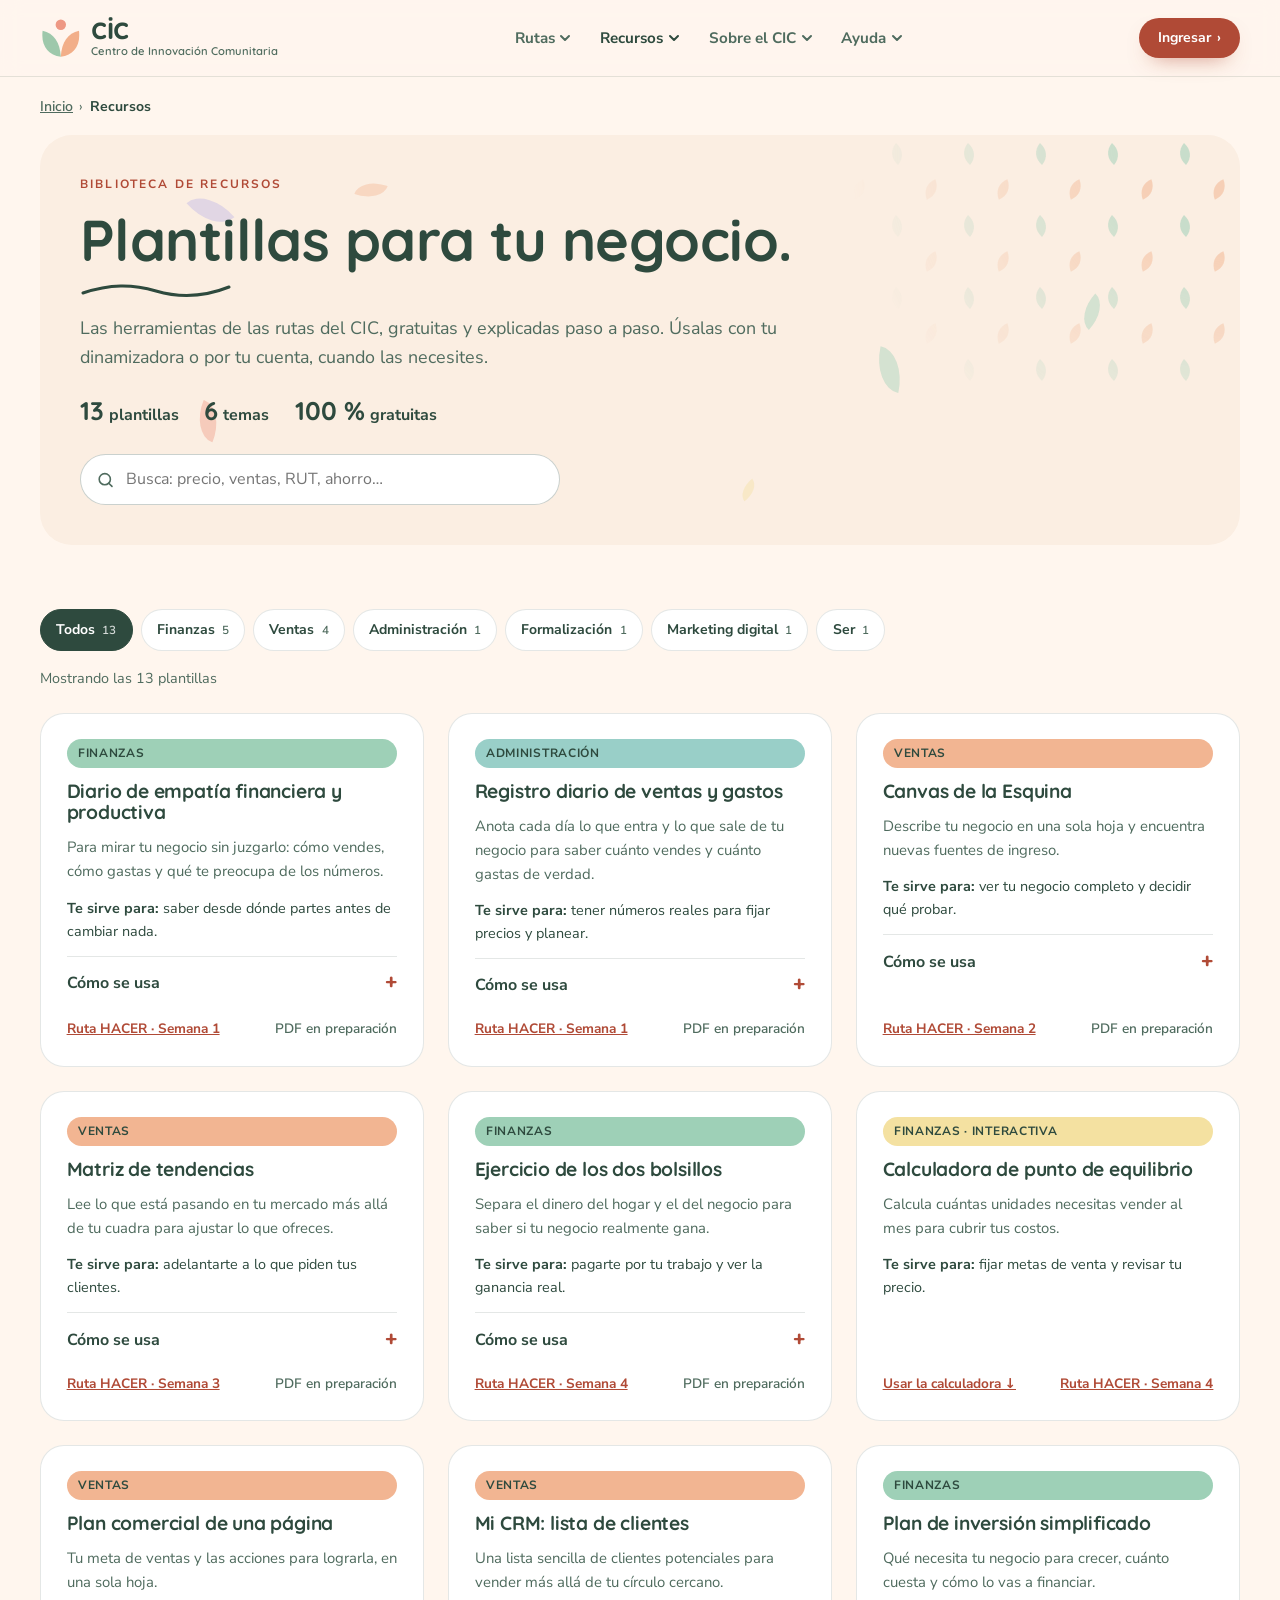
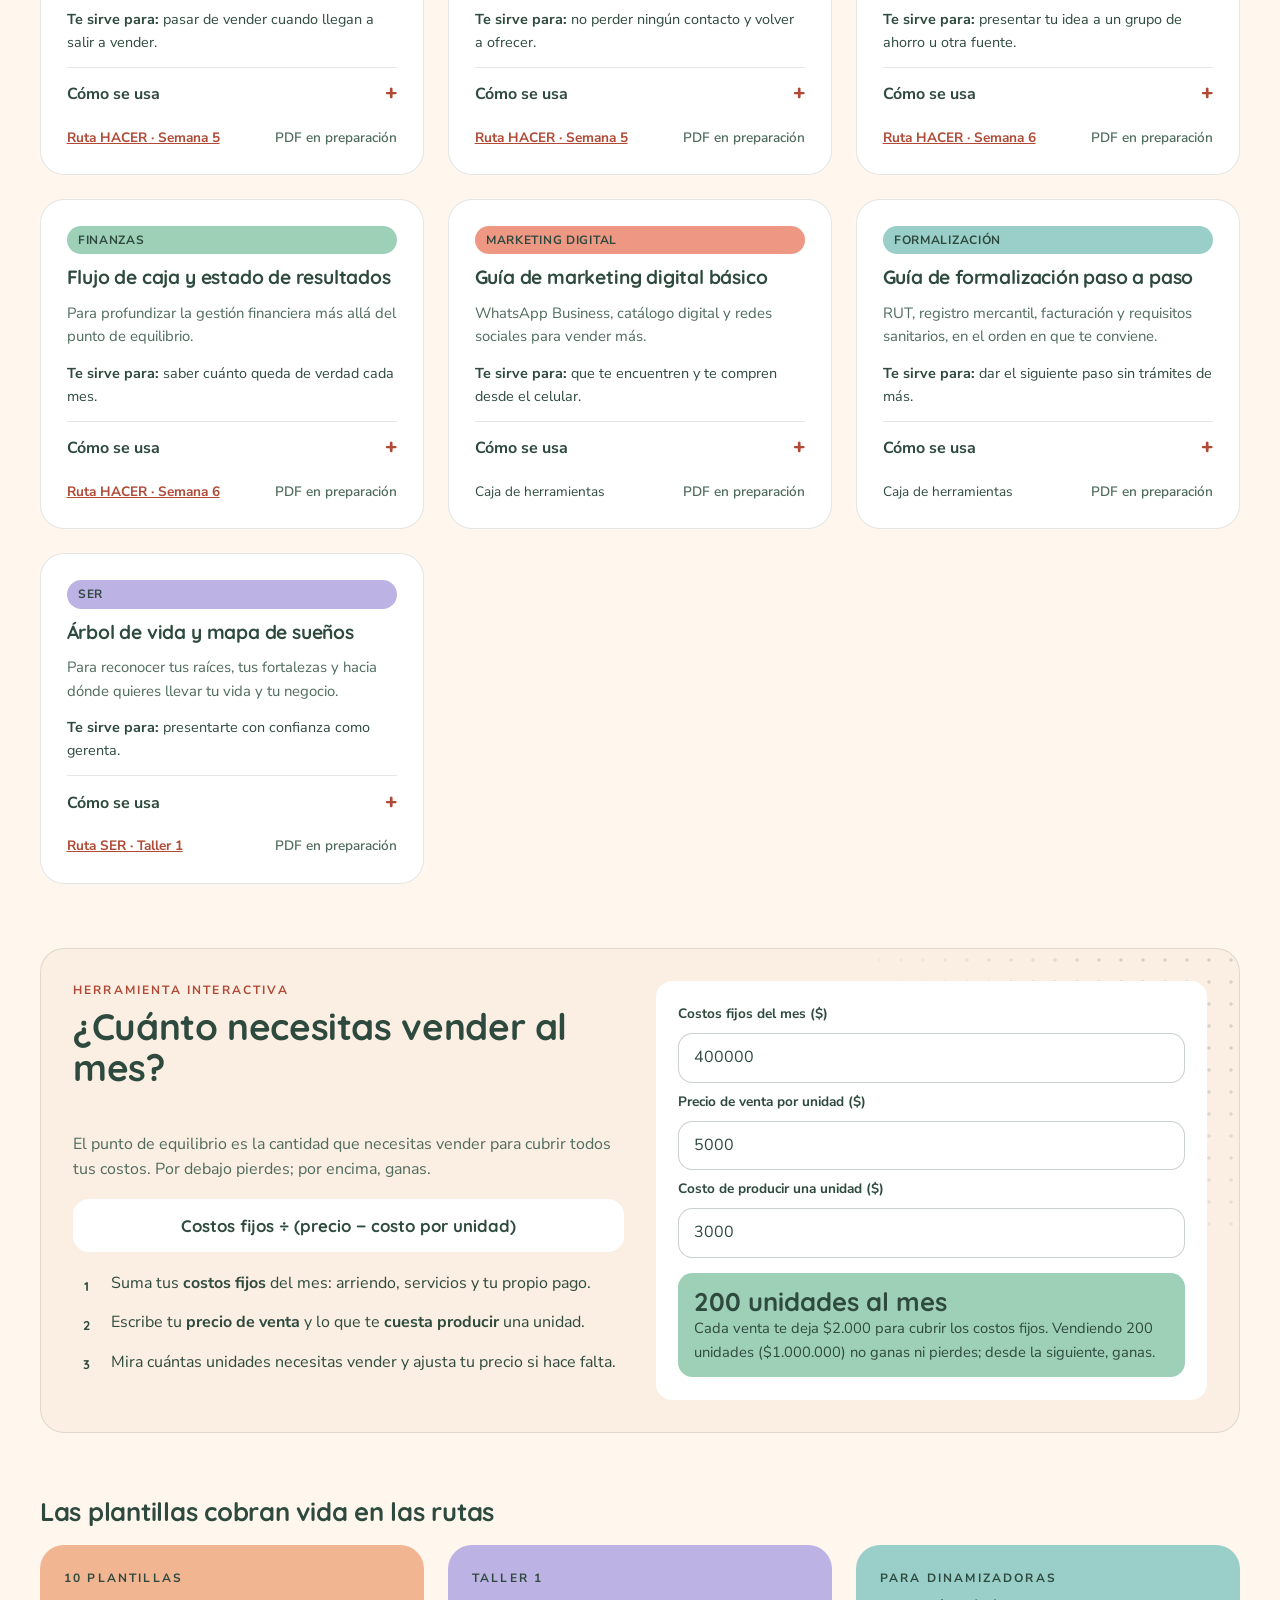
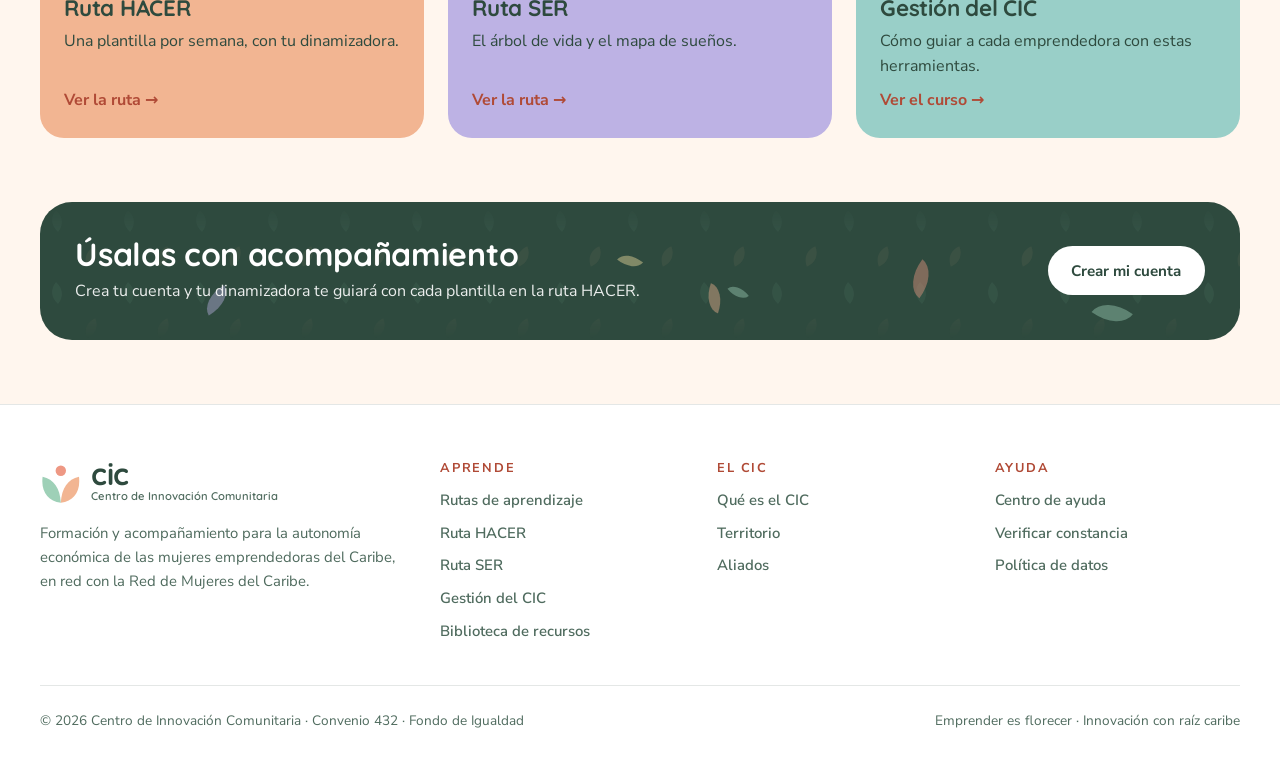
<file: recursos/index.html>
<!DOCTYPE html>
<html lang="es-CO">
<head>
    <meta charset="UTF-8">
    <meta name="viewport" content="width=device-width, initial-scale=1">
    <title>Plantillas gratuitas para tu negocio · Biblioteca del CIC</title>
    <meta name="description" content="13 plantillas gratuitas para emprendedoras: registro diario, punto de equilibrio, precio, plan comercial, flujo de caja, formalización y marketing digital.">
    <link rel="canonical" href="https://centrodeinnovacioncomunitaria-hub.github.io/landing/recursos/">
    <meta name="theme-color" content="#2E4A3E">
    <meta property="og:type" content="website">
    <meta property="og:locale" content="es_CO">
    <meta property="og:site_name" content="Centro de Innovación Comunitaria (CIC)">
    <meta property="og:title" content="Biblioteca de recursos · Centro de Innovación Comunitaria">
    <meta property="og:description" content="Plantillas gratuitas y explicadas paso a paso para ordenar y hacer crecer tu negocio.">
    <meta property="og:url" content="https://centrodeinnovacioncomunitaria-hub.github.io/landing/recursos/">
    <link rel="icon" type="image/svg+xml" href="data:image/svg+xml,%3Csvg xmlns='http://www.w3.org/2000/svg' viewBox='12 12 96 96'%3E%3Cpath d='M60,104 C30,100 14,78 18,44 C44,50 58,70 60,104 Z' fill='%239ED0B7'/%3E%3Cpath d='M60,104 C90,100 106,78 102,44 C76,50 62,70 60,104 Z' fill='%23F2B592'/%3E%3Ccircle cx='60' cy='30' r='12' fill='%23EE9884'/%3E%3C/svg%3E">
    <link rel="preconnect" href="https://fonts.googleapis.com">
    <link rel="preconnect" href="https://fonts.gstatic.com" crossorigin>
    <link href="https://fonts.googleapis.com/css2?family=Nunito+Sans:opsz,wght@6..12,400;6..12,600;6..12,700&family=Quicksand:wght@600;700&display=swap" rel="stylesheet">
    <link rel="stylesheet" href="../assets/cic.css">
    <script type="application/ld+json">
    {
      "@context": "https://schema.org",
      "@graph": [
        {
          "@type": "CollectionPage",
          "name": "Biblioteca de recursos del CIC",
          "description": "Plantillas gratuitas para emprendedoras del Caribe colombiano.",
          "url": "https://centrodeinnovacioncomunitaria-hub.github.io/landing/recursos/",
          "inLanguage": "es-CO",
          "isPartOf": { "@type": "WebSite", "name": "Centro de Innovación Comunitaria (CIC)", "url": "https://centrodeinnovacioncomunitaria-hub.github.io/landing/" },
          "hasPart": [
            { "@type": "LearningResource", "name": "Diario de empatía financiera y productiva", "learningResourceType": "Plantilla", "isAccessibleForFree": true },
            { "@type": "LearningResource", "name": "Registro diario de ventas y gastos", "learningResourceType": "Plantilla", "isAccessibleForFree": true },
            { "@type": "LearningResource", "name": "Canvas de la Esquina", "learningResourceType": "Plantilla", "isAccessibleForFree": true },
            { "@type": "LearningResource", "name": "Matriz de tendencias", "learningResourceType": "Plantilla", "isAccessibleForFree": true },
            { "@type": "LearningResource", "name": "Ejercicio de los dos bolsillos", "learningResourceType": "Plantilla", "isAccessibleForFree": true },
            { "@type": "LearningResource", "name": "Calculadora de punto de equilibrio", "learningResourceType": "Herramienta interactiva", "isAccessibleForFree": true },
            { "@type": "LearningResource", "name": "Plan comercial de una página", "learningResourceType": "Plantilla", "isAccessibleForFree": true },
            { "@type": "LearningResource", "name": "Mi CRM: lista de clientes", "learningResourceType": "Plantilla", "isAccessibleForFree": true },
            { "@type": "LearningResource", "name": "Plan de inversión simplificado", "learningResourceType": "Plantilla", "isAccessibleForFree": true },
            { "@type": "LearningResource", "name": "Flujo de caja y estado de resultados", "learningResourceType": "Plantilla", "isAccessibleForFree": true },
            { "@type": "LearningResource", "name": "Guía de marketing digital básico", "learningResourceType": "Guía", "isAccessibleForFree": true },
            { "@type": "LearningResource", "name": "Guía de formalización paso a paso", "learningResourceType": "Guía", "isAccessibleForFree": true },
            { "@type": "LearningResource", "name": "Árbol de vida y mapa de sueños", "learningResourceType": "Plantilla", "isAccessibleForFree": true }
          ]
        },
        {
          "@type": "BreadcrumbList",
          "itemListElement": [
            { "@type": "ListItem", "position": 1, "name": "Inicio", "item": "https://centrodeinnovacioncomunitaria-hub.github.io/landing/" },
            { "@type": "ListItem", "position": 2, "name": "Recursos" }
          ]
        }
      ]
    }
    </script>
    <script>document.documentElement.classList.add('js');</script>
</head>
<body>
    <svg width="0" height="0" style="position:absolute" aria-hidden="true" focusable="false">
        <symbol id="isotipo" viewBox="12 12 96 96"><path d="M60,104 C30,100 14,78 18,44 C44,50 58,70 60,104 Z" fill="#9ED0B7" style="mix-blend-mode:multiply"/><path d="M60,104 C90,100 106,78 102,44 C76,50 62,70 60,104 Z" fill="#F2B592" style="mix-blend-mode:multiply"/><circle cx="60" cy="30" r="12" fill="#EE9884"/></symbol>
        <symbol id="trazo" viewBox="0 0 152 16"><path d="M3 11 C 30 2, 52 2, 76 9 S 124 15, 149 5" fill="none" stroke="currentColor" stroke-width="3" stroke-linecap="round"/></symbol>
        <symbol id="flecha" viewBox="0 0 12 12"><path d="M2 4l4 4 4-4" fill="none" stroke="currentColor" stroke-width="2" stroke-linecap="round" stroke-linejoin="round"/></symbol>
        <symbol id="lupa" viewBox="0 0 24 24"><circle cx="11" cy="11" r="7" fill="none" stroke="currentColor" stroke-width="2"/><path d="M20 20l-4-4" stroke="currentColor" stroke-width="2" stroke-linecap="round"/></symbol>
    </svg>

    <a class="saltar" href="#contenido">Saltar al contenido</a>

    <header class="cabecera">
        <div class="contenedor">
            <a href="../" class="logo" aria-label="CIC · Centro de Innovación Comunitaria, inicio">
                <svg aria-hidden="true"><use href="#isotipo"/></svg>
                <span><span class="logo-palabra">cic</span><span class="logo-sub">Centro de Innovación Comunitaria</span></span>
            </a>
            <nav id="nav-publica" class="nav" aria-label="Principal">
                <div class="submenu">
                    <button type="button" class="submenu-btn" aria-expanded="false" aria-controls="sub-rutas">Rutas <svg aria-hidden="true"><use href="#flecha"/></svg></button>
                    <ul id="sub-rutas" class="submenu-lista" hidden>
                        <li><a href="../rutas/hacer/"><span class="punto bg-durazno"></span><span><b>Ruta HACER</b><small>Emprendedoras · 12 horas</small></span></a></li>
                        <li><a href="../rutas/ser/"><span class="punto bg-lavanda"></span><span><b>Ruta SER</b><small>Emprendedoras en grupo · 16 horas</small></span></a></li>
                        <li><a href="../rutas/gestion-cic/"><span class="punto bg-agua"></span><span><b>Gestión del CIC</b><small>Dinamizadoras y Secretaría · ≈ 2 horas</small></span></a></li>
                        <li><a class="todas" href="../#rutas">Ver todas las rutas</a></li>
                    </ul>
                </div>
                <div class="submenu">
                    <button type="button" class="submenu-btn actual" aria-expanded="false" aria-controls="sub-recursos">Recursos <svg aria-hidden="true"><use href="#flecha"/></svg></button>
                    <ul id="sub-recursos" class="submenu-lista" hidden>
                        <li><a href="./" aria-current="page"><span class="punto bg-mantequilla"></span><span><b>Biblioteca completa</b><small>13 plantillas gratuitas</small></span></a></li>
                        <li><a href="./#tema-finanzas"><span class="punto bg-menta"></span><span><b>Finanzas</b><small>Costos, precio y flujo de caja</small></span></a></li>
                        <li><a href="./#tema-ventas"><span class="punto bg-durazno"></span><span><b>Ventas</b><small>Clientes, tendencias y plan comercial</small></span></a></li>
                        <li><a href="./#punto-equilibrio"><span class="punto bg-coral"></span><span><b>Calculadora de punto de equilibrio</b><small>Cuánto necesitas vender al mes</small></span></a></li>
                    </ul>
                </div>
                <div class="submenu">
                    <button type="button" class="submenu-btn" aria-expanded="false" aria-controls="sub-cic">Sobre el CIC <svg aria-hidden="true"><use href="#flecha"/></svg></button>
                    <ul id="sub-cic" class="submenu-lista" hidden>
                        <li><a href="../#sobre-cic"><span class="punto bg-menta"></span><span><b>Qué es el CIC</b><small>Modelo, cascada y pilares</small></span></a></li>
                        <li><a href="../#territorio"><span class="punto bg-mantequilla"></span><span><b>Territorio</b><small>8 satélites · 13 municipios</small></span></a></li>
                        <li><a href="../#aliados"><span class="punto bg-coral"></span><span><b>Aliados</b><small>Quiénes hacen posible el CIC</small></span></a></li>
                    </ul>
                </div>
                <div class="submenu">
                    <button type="button" class="submenu-btn" aria-expanded="false" aria-controls="sub-ayuda">Ayuda <svg aria-hidden="true"><use href="#flecha"/></svg></button>
                    <ul id="sub-ayuda" class="submenu-lista" hidden>
                        <li><a href="../#ayuda"><span class="punto bg-agua"></span><span><b>Preguntas frecuentes</b><small>Ingreso, celular y constancias</small></span></a></li>
                        <li><a href="../#verificar"><span class="punto bg-menta"></span><span><b>Verificar constancia</b><small>Con el código de la constancia</small></span></a></li>
                        <li><a href="../#politica-datos"><span class="punto bg-lavanda"></span><span><b>Política de datos</b><small>Ley 1581 de 2012</small></span></a></li>
                    </ul>
                </div>
            </nav>
            <div class="acciones">
                <a class="btn btn-primario btn-pequeno" href="../#ingresar">Ingresar <span aria-hidden="true">›</span></a>
                <button type="button" id="menu-btn" class="menu-btn" aria-controls="nav-publica" aria-expanded="false" aria-label="Abrir menú">
                    <svg width="20" height="20" viewBox="0 0 20 20" aria-hidden="true"><path d="M3 5h14M3 10h14M3 15h14" stroke="currentColor" stroke-width="2" stroke-linecap="round"/></svg>
                </button>
            </div>
        </div>
    </header>

    <main id="contenido" class="pagina-ruta">
        <nav class="migas contenedor" aria-label="Ruta de navegación">
            <ol>
                <li><a href="../">Inicio</a></li>
                <li><span aria-current="page">Recursos</span></li>
            </ol>
        </nav>

        <div class="contenedor">
            <section class="biblio-heroe" aria-labelledby="titulo-biblio">
                <div class="patron-hojas animado decor decor-derecha" aria-hidden="true"></div>
                <div class="hojas-flotantes" data-hojas="6" aria-hidden="true"></div>
                <div class="contenido">
                    <p class="eyebrow">Biblioteca de recursos</p>
                    <h1 id="titulo-biblio">Plantillas para tu negocio.</h1>
                    <svg class="trazo" aria-hidden="true"><use href="#trazo"/></svg>
                    <p class="lead">Las herramientas de las rutas del CIC, gratuitas y explicadas paso a paso. Úsalas con tu dinamizadora o por tu cuenta, cuando las necesites.</p>
                    <p class="biblio-cifras"><span><b data-contar="13">13</b>plantillas</span><span><b data-contar="6">6</b>temas</span><span><b>100 %</b>gratuitas</span></p>
                    <div class="biblio-buscar">
                        <label class="sr-only" for="buscar-recurso">Buscar una plantilla</label>
                        <svg aria-hidden="true"><use href="#lupa"/></svg>
                        <input id="buscar-recurso" class="campo" type="search" placeholder="Busca: precio, ventas, RUT, ahorro…">
                    </div>
                </div>
            </section>
        </div>

        <section id="biblioteca" class="bloque" aria-labelledby="titulo-lista" style="scroll-margin-top:5rem">
            <div class="contenedor">
                <h2 id="titulo-lista" class="sr-only">Plantillas</h2>
                <div class="filtros" role="group" aria-label="Filtrar plantillas por tema">
                    <button type="button" class="filtro" data-tema="" aria-pressed="true">Todos <small></small></button>
                    <button type="button" class="filtro" data-tema="finanzas" aria-pressed="false">Finanzas <small></small></button>
                    <button type="button" class="filtro" data-tema="ventas" aria-pressed="false">Ventas <small></small></button>
                    <button type="button" class="filtro" data-tema="administracion" aria-pressed="false">Administración <small></small></button>
                    <button type="button" class="filtro" data-tema="formalizacion" aria-pressed="false">Formalización <small></small></button>
                    <button type="button" class="filtro" data-tema="marketing" aria-pressed="false">Marketing digital <small></small></button>
                    <button type="button" class="filtro" data-tema="ser" aria-pressed="false">Ser <small></small></button>
                </div>
                <p id="contador-recursos" class="texto-suave" role="status" style="font-size:.9rem;margin:.2rem 0 1.4rem"></p>

                <div id="lista-recursos" class="rejilla r3">
                    <article id="diario-empatia-financiera" class="tarjeta recurso aparece" data-tema="finanzas">
                        <span class="chip bg-menta">Finanzas</span>
                        <h3>Diario de empatía financiera y productiva</h3>
                        <p>Para mirar tu negocio sin juzgarlo: cómo vendes, cómo gastas y qué te preocupa de los números.</p>
                        <p class="para"><b>Te sirve para:</b> saber desde dónde partes antes de cambiar nada.</p>
                        <details class="desplegable"><summary>Cómo se usa</summary><ol><li>Responde las preguntas con tu dinamizadora, en tu lugar de trabajo.</li><li>Anota lo que vendes en un día normal y lo que gastas para producirlo.</li><li>Marca lo que más te preocupa: será el punto de partida de la ruta.</li></ol></details>
                        <div class="recurso-pie"><a href="../rutas/hacer/#semana-1">Ruta HACER · Semana 1</a><span class="pronto">PDF en preparación</span></div>
                    </article>
                    <article id="registro-diario" class="tarjeta recurso aparece" data-tema="administracion">
                        <span class="chip bg-agua">Administración</span>
                        <h3>Registro diario de ventas y gastos</h3>
                        <p>Anota cada día lo que entra y lo que sale de tu negocio para saber cuánto vendes y cuánto gastas de verdad.</p>
                        <p class="para"><b>Te sirve para:</b> tener números reales para fijar precios y planear.</p>
                        <details class="desplegable"><summary>Cómo se usa</summary><ol><li>Cada noche, escribe las ventas del día y los gastos del negocio.</li><li>No mezcles gastos de la casa: esos van en el otro bolsillo.</li><li>Al final de la semana, suma y compara con la semana anterior.</li></ol></details>
                        <div class="recurso-pie"><a href="../rutas/hacer/#semana-1">Ruta HACER · Semana 1</a><span class="pronto">PDF en preparación</span></div>
                    </article>
                    <article id="canvas-esquina" class="tarjeta recurso aparece" data-tema="ventas">
                        <span class="chip bg-durazno">Ventas</span>
                        <h3>Canvas de la Esquina</h3>
                        <p>Describe tu negocio en una sola hoja y encuentra nuevas fuentes de ingreso.</p>
                        <p class="para"><b>Te sirve para:</b> ver tu negocio completo y decidir qué probar.</p>
                        <details class="desplegable"><summary>Cómo se usa</summary><ol><li>Escribe quiénes te compran y por qué te eligen.</li><li>Anota qué ofreces, cómo lo vendes y cuánto te cuesta.</li><li>Plantea una nueva fuente de ingreso y un cambio pequeño para probar esta semana.</li></ol></details>
                        <div class="recurso-pie"><a href="../rutas/hacer/#semana-2">Ruta HACER · Semana 2</a><span class="pronto">PDF en preparación</span></div>
                    </article>
                    <article id="matriz-tendencias" class="tarjeta recurso aparece" data-tema="ventas">
                        <span class="chip bg-durazno">Ventas</span>
                        <h3>Matriz de tendencias</h3>
                        <p>Lee lo que está pasando en tu mercado más allá de tu cuadra para ajustar lo que ofreces.</p>
                        <p class="para"><b>Te sirve para:</b> adelantarte a lo que piden tus clientes.</p>
                        <details class="desplegable"><summary>Cómo se usa</summary><ol><li>Observa qué se vende más en tu zona y en redes.</li><li>Anota qué cambia: precios, gustos, nuevos competidores.</li><li>Decide qué ajustas en tu producto a partir de lo que viste.</li></ol></details>
                        <div class="recurso-pie"><a href="../rutas/hacer/#semana-3">Ruta HACER · Semana 3</a><span class="pronto">PDF en preparación</span></div>
                    </article>
                    <article id="dos-bolsillos" class="tarjeta recurso aparece" data-tema="finanzas">
                        <span class="chip bg-menta">Finanzas</span>
                        <h3>Ejercicio de los dos bolsillos</h3>
                        <p>Separa el dinero del hogar y el del negocio para saber si tu negocio realmente gana.</p>
                        <p class="para"><b>Te sirve para:</b> pagarte por tu trabajo y ver la ganancia real.</p>
                        <details class="desplegable"><summary>Cómo se usa</summary><ol><li>Haz la lista de lo que el negocio le presta a la casa sin registrarlo.</li><li>Asígnate un pago fijo por tu trabajo.</li><li>Desde hoy, cada peso va a su bolsillo: hogar o negocio.</li></ol></details>
                        <div class="recurso-pie"><a href="../rutas/hacer/#semana-4">Ruta HACER · Semana 4</a><span class="pronto">PDF en preparación</span></div>
                    </article>
                    <article id="calculadora-punto-equilibrio" class="tarjeta recurso aparece" data-tema="finanzas">
                        <span class="chip bg-mantequilla">Finanzas · interactiva</span>
                        <h3>Calculadora de punto de equilibrio</h3>
                        <p>Calcula cuántas unidades necesitas vender al mes para cubrir tus costos.</p>
                        <p class="para"><b>Te sirve para:</b> fijar metas de venta y revisar tu precio.</p>
                        <div class="recurso-pie"><a href="#punto-equilibrio">Usar la calculadora ↓</a><a href="../rutas/hacer/#semana-4">Ruta HACER · Semana 4</a></div>
                    </article>
                    <article id="plan-comercial" class="tarjeta recurso aparece" data-tema="ventas">
                        <span class="chip bg-durazno">Ventas</span>
                        <h3>Plan comercial de una página</h3>
                        <p>Tu meta de ventas y las acciones para lograrla, en una sola hoja.</p>
                        <p class="para"><b>Te sirve para:</b> pasar de vender cuando llegan a salir a vender.</p>
                        <details class="desplegable"><summary>Cómo se usa</summary><ol><li>Define tu meta de ventas del mes.</li><li>Escribe tres acciones concretas para llegar a clientes nuevos.</li><li>Pon fecha a cada acción y revisa el avance con tu dinamizadora.</li></ol></details>
                        <div class="recurso-pie"><a href="../rutas/hacer/#semana-5">Ruta HACER · Semana 5</a><span class="pronto">PDF en preparación</span></div>
                    </article>
                    <article id="mi-crm" class="tarjeta recurso aparece" data-tema="ventas">
                        <span class="chip bg-durazno">Ventas</span>
                        <h3>Mi CRM: lista de clientes</h3>
                        <p>Una lista sencilla de clientes potenciales para vender más allá de tu círculo cercano.</p>
                        <p class="para"><b>Te sirve para:</b> no perder ningún contacto y volver a ofrecer.</p>
                        <details class="desplegable"><summary>Cómo se usa</summary><ol><li>Anota al menos cinco clientes potenciales fuera de tu círculo.</li><li>Registra cuándo los contactas y qué te respondieron.</li><li>Programa el siguiente contacto con cada uno.</li></ol></details>
                        <div class="recurso-pie"><a href="../rutas/hacer/#semana-5">Ruta HACER · Semana 5</a><span class="pronto">PDF en preparación</span></div>
                    </article>
                    <article id="plan-inversion" class="tarjeta recurso aparece" data-tema="finanzas">
                        <span class="chip bg-menta">Finanzas</span>
                        <h3>Plan de inversión simplificado</h3>
                        <p>Qué necesita tu negocio para crecer, cuánto cuesta y cómo lo vas a financiar.</p>
                        <p class="para"><b>Te sirve para:</b> presentar tu idea a un grupo de ahorro u otra fuente.</p>
                        <details class="desplegable"><summary>Cómo se usa</summary><ol><li>Lista lo que necesitas comprar o mejorar.</li><li>Estima cuánto cuesta y cuánto más venderías con eso.</li><li>Define de dónde saldrá el dinero: ahorro, grupo solidario u otra fuente.</li></ol></details>
                        <div class="recurso-pie"><a href="../rutas/hacer/#semana-6">Ruta HACER · Semana 6</a><span class="pronto">PDF en preparación</span></div>
                    </article>
                    <article id="flujo-caja" class="tarjeta recurso aparece" data-tema="finanzas">
                        <span class="chip bg-menta">Finanzas</span>
                        <h3>Flujo de caja y estado de resultados</h3>
                        <p>Para profundizar la gestión financiera más allá del punto de equilibrio.</p>
                        <p class="para"><b>Te sirve para:</b> saber cuánto queda de verdad cada mes.</p>
                        <details class="desplegable"><summary>Cómo se usa</summary><ol><li>Registra entradas y salidas de dinero mes a mes.</li><li>Arma tu estado de pérdidas y ganancias.</li><li>Mira cuánto queda después de cada tipo de costo.</li></ol></details>
                        <div class="recurso-pie"><a href="../rutas/hacer/#semana-6">Ruta HACER · Semana 6</a><span class="pronto">PDF en preparación</span></div>
                    </article>
                    <article id="marketing-digital" class="tarjeta recurso aparece" data-tema="marketing">
                        <span class="chip bg-coral">Marketing digital</span>
                        <h3>Guía de marketing digital básico</h3>
                        <p>WhatsApp Business, catálogo digital y redes sociales para vender más.</p>
                        <p class="para"><b>Te sirve para:</b> que te encuentren y te compren desde el celular.</p>
                        <details class="desplegable"><summary>Cómo se usa</summary><ol><li>Configura tu perfil de WhatsApp Business con horario y ubicación.</li><li>Arma un catálogo con fotos claras y precios.</li><li>Publica con constancia y responde rápido.</li></ol></details>
                        <div class="recurso-pie"><span>Caja de herramientas</span><span class="pronto">PDF en preparación</span></div>
                    </article>
                    <article id="formalizacion" class="tarjeta recurso aparece" data-tema="formalizacion">
                        <span class="chip bg-agua">Formalización</span>
                        <h3>Guía de formalización paso a paso</h3>
                        <p>RUT, registro mercantil, facturación y requisitos sanitarios, en el orden en que te conviene.</p>
                        <p class="para"><b>Te sirve para:</b> dar el siguiente paso sin trámites de más.</p>
                        <details class="desplegable"><summary>Cómo se usa</summary><ol><li>Empieza por el RUT: es gratuito.</li><li>Evalúa cuándo te conviene el registro mercantil.</li><li>Revisa los requisitos de facturación y sanitarios de tu actividad.</li></ol></details>
                        <div class="recurso-pie"><span>Caja de herramientas</span><span class="pronto">PDF en preparación</span></div>
                    </article>
                    <article id="arbol-de-vida" class="tarjeta recurso aparece" data-tema="ser">
                        <span class="chip bg-lavanda">Ser</span>
                        <h3>Árbol de vida y mapa de sueños</h3>
                        <p>Para reconocer tus raíces, tus fortalezas y hacia dónde quieres llevar tu vida y tu negocio.</p>
                        <p class="para"><b>Te sirve para:</b> presentarte con confianza como gerenta.</p>
                        <details class="desplegable"><summary>Cómo se usa</summary><ol><li>Dibuja tus raíces: de dónde vienes y qué te sostiene.</li><li>En el tronco, escribe tus fortalezas.</li><li>En las ramas, lo que sueñas para ti y tu negocio en un año.</li></ol></details>
                        <div class="recurso-pie"><a href="../rutas/ser/#taller-1">Ruta SER · Taller 1</a><span class="pronto">PDF en preparación</span></div>
                    </article>
                </div>
                <p id="sin-recursos" class="vacio" hidden>No encontramos plantillas con esa búsqueda. Prueba con otra palabra o elige «Todos».</p>
            </div>
        </section>

        <section id="punto-equilibrio" class="bloque" aria-labelledby="titulo-calc">
            <div class="contenedor">
                <div class="tarjeta con-decor" style="background:var(--crema-2);padding:2rem">
                    <div class="patron-puntos decor decor-derecha" aria-hidden="true"></div>
                    <div class="calculadora-grande" style="position:relative;z-index:1">
                        <div>
                            <p class="eyebrow">Herramienta interactiva</p>
                            <h2 id="titulo-calc" style="margin-top:.4rem">¿Cuánto necesitas vender al mes?</h2>
                            <svg class="trazo" aria-hidden="true"><use href="#trazo"/></svg>
                            <p class="texto-suave" style="margin-top:1rem">El punto de equilibrio es la cantidad que necesitas vender para cubrir todos tus costos. Por debajo pierdes; por encima, ganas.</p>
                            <p class="formula">Costos fijos ÷ (precio − costo por unidad)</p>
                            <ol class="pasos" style="margin-top:1.2rem;gap:.7rem">
                                <li><span>Suma tus <b>costos fijos</b> del mes: arriendo, servicios y tu propio pago.</span></li>
                                <li><span>Escribe tu <b>precio de venta</b> y lo que te <b>cuesta producir</b> una unidad.</span></li>
                                <li><span>Mira cuántas unidades necesitas vender y ajusta tu precio si hace falta.</span></li>
                            </ol>
                        </div>
                        <form class="calculadora" id="calculadora" novalidate>
                            <label for="pe-fijos">Costos fijos del mes ($)</label>
                            <input class="campo" id="pe-fijos" inputmode="numeric" value="400000">
                            <label for="pe-precio">Precio de venta por unidad ($)</label>
                            <input class="campo" id="pe-precio" inputmode="numeric" value="5000">
                            <label for="pe-costo">Costo de producir una unidad ($)</label>
                            <input class="campo" id="pe-costo" inputmode="numeric" value="3000">
                            <p class="resultado" id="pe-resultado" aria-live="polite"></p>
                        </form>
                    </div>
                </div>
            </div>
        </section>

        <section class="bloque" aria-labelledby="titulo-rutas-rec">
            <div class="contenedor">
                <h2 id="titulo-rutas-rec" style="font-size:1.6rem;margin-bottom:1.2rem">Las plantillas cobran vida en las rutas</h2>
                <div class="rejilla r3">
                    <a class="otra-ruta bg-durazno aparece" href="../rutas/hacer/"><small class="eyebrow" style="color:var(--bosque)">10 plantillas</small><h3>Ruta HACER</h3><p>Una plantilla por semana, con tu dinamizadora.</p><span>Ver la ruta →</span></a>
                    <a class="otra-ruta bg-lavanda aparece" href="../rutas/ser/"><small class="eyebrow" style="color:var(--bosque)">Taller 1</small><h3>Ruta SER</h3><p>El árbol de vida y el mapa de sueños.</p><span>Ver la ruta →</span></a>
                    <a class="otra-ruta bg-agua aparece" href="../rutas/gestion-cic/"><small class="eyebrow" style="color:var(--bosque)">Para dinamizadoras</small><h3>Gestión del CIC</h3><p>Cómo guiar a cada emprendedora con estas herramientas.</p><span>Ver el curso →</span></a>
                </div>

                <div class="cta-banda">
                    <div class="patron-hojas animado decor decor-completo" aria-hidden="true" style="opacity:.12"></div>
                    <div class="hojas-flotantes" data-hojas="6" aria-hidden="true"></div>
                    <div>
                        <h2>Úsalas con acompañamiento</h2>
                        <p>Crea tu cuenta y tu dinamizadora te guiará con cada plantilla en la ruta HACER.</p>
                    </div>
                    <a class="btn btn-claro" href="../#crear-cuenta">Crear mi cuenta</a>
                </div>
            </div>
        </section>
    </main>

    <footer class="pie">
        <div class="contenedor">
            <div class="pie-rejilla">
                <div>
                    <a href="../" class="logo" aria-label="CIC, volver al inicio">
                        <svg aria-hidden="true"><use href="#isotipo"/></svg>
                        <span><span class="logo-palabra">cic</span><span class="logo-sub" style="display:block">Centro de Innovación Comunitaria</span></span>
                    </a>
                    <p class="texto-suave" style="margin-top:1rem;font-size:.93rem">Formación y acompañamiento para la autonomía económica de las mujeres emprendedoras del Caribe, en red con la Red de Mujeres del Caribe.</p>
                </div>
                <div>
                    <h2>Aprende</h2>
                    <ul><li><a href="../#rutas">Rutas de aprendizaje</a></li><li><a href="../rutas/hacer/">Ruta HACER</a></li><li><a href="../rutas/ser/">Ruta SER</a></li><li><a href="../rutas/gestion-cic/">Gestión del CIC</a></li><li><a href="./">Biblioteca de recursos</a></li></ul>
                </div>
                <div>
                    <h2>El CIC</h2>
                    <ul><li><a href="../#sobre-cic">Qué es el CIC</a></li><li><a href="../#territorio">Territorio</a></li><li><a href="../#aliados">Aliados</a></li></ul>
                </div>
                <div>
                    <h2>Ayuda</h2>
                    <ul><li><a href="../#ayuda">Centro de ayuda</a></li><li><a href="../#verificar">Verificar constancia</a></li><li><a href="../#politica-datos">Política de datos</a></li></ul>
                </div>
            </div>
            <div class="pie-legal">
                <span>© 2026 Centro de Innovación Comunitaria · Convenio 432 · Fondo de Igualdad</span>
                <span>Emprender es florecer · Innovación con raíz caribe</span>
            </div>
        </div>
    </footer>

    <script src="../assets/sitio.js"></script>
    <script src="../assets/recursos.js"></script>
</body>
</html>
</file>
<file: assets/cic.css>
:root {
    /* Paleta del manual de marca v3 · Florecer: pasteles para la suavidad y un verde bosque que ancla */
    --bosque: #2E4A3E;      /* textos y trazo firme: 9,1:1 sobre crema */
    --musgo: #4F6B5E;       /* textos secundarios */
    --coralp: #B04A36;      /* coral profundo: botones y acciones, 5,4:1 con blanco */
    --coralp-osc: #963D2C;
    --menta: #9ED0B7;       /* crecimiento, esperanza */
    --durazno: #F2B592;     /* calidez, cercanía */
    --coral: #EE9884;       /* energía, acción */
    --mantequilla: #F4E1A1; /* luz, optimismo */
    --agua: #99CFC8;
    --lavanda: #BDB2E4;
    --crema: #FFF6EE;
    --crema-2: #FBEEE2;
    --linea: rgba(46, 74, 62, .13);
    --sombra: 0 22px 44px -24px rgba(46, 74, 62, .35);
    --titulo: 'Quicksand', ui-rounded, system-ui, sans-serif;
    --texto: 'Nunito Sans', system-ui, -apple-system, 'Segoe UI', sans-serif;
}
*, *::before, *::after { box-sizing: border-box; }
html { scroll-behavior: smooth; scroll-padding-top: 5.5rem; -webkit-text-size-adjust: 100%; }
body { margin: 0; background: var(--crema); color: var(--bosque); font: 400 1rem/1.6 var(--texto); -webkit-font-smoothing: antialiased; }
img, svg { display: block; max-width: 100%; }
[hidden] { display: none !important; }
h1, h2, h3, h4 { font-family: var(--titulo); font-weight: 700; line-height: 1.12; margin: 0; letter-spacing: -.01em; }
p { margin: 0; }
a { color: inherit; }
button, input, select { font: inherit; color: inherit; }
:focus-visible { outline: 3px solid var(--coralp); outline-offset: 2px; }
::selection { background: var(--menta); color: var(--bosque); }
.sr-only { position: absolute; width: 1px; height: 1px; padding: 0; margin: -1px; overflow: hidden; clip: rect(0 0 0 0); white-space: nowrap; border: 0; }
.saltar { position: absolute; left: 1rem; top: -4rem; z-index: 100; background: #fff; padding: .6rem 1rem; border-radius: 999px; font-weight: 700; }
.saltar:focus { top: 1rem; }
.contenedor { width: min(1200px, 100% - 2.5rem); margin-inline: auto; }
.texto-suave { color: var(--musgo); }

/* Botones */
.btn { display: inline-flex; align-items: center; justify-content: center; gap: .4rem; min-height: 2.9rem; padding: .7rem 1.4rem; border-radius: 999px; border: 1.5px solid transparent; font-weight: 700; font-size: .95rem; text-decoration: none; cursor: pointer; transition: background-color .2s, transform .2s, border-color .2s; }
.btn:hover { transform: translateY(-1px); }
.btn-primario { background: var(--coralp); color: #fff; box-shadow: 0 10px 22px -12px rgba(176, 74, 54, .7); }
.btn-primario:hover { background: var(--coralp-osc); }
.btn-borde { background: #fff; border-color: rgba(46, 74, 62, .25); }
.btn-borde:hover { background: var(--crema-2); }
.btn-bosque { background: var(--bosque); color: #fff; }
.btn-claro { background: #fff; color: var(--bosque); }
.btn-pequeno { min-height: 2.5rem; padding: .5rem 1.1rem; font-size: .875rem; }
.btn:disabled { opacity: .6; cursor: default; transform: none; }
.enlace { font-weight: 700; color: var(--coralp); text-decoration: underline; text-underline-offset: 4px; }

/* Elementos de marca */
.eyebrow { font-size: .75rem; font-weight: 700; letter-spacing: .18em; text-transform: uppercase; color: var(--coralp); }
.trazo { width: 9.5rem; height: 1rem; margin-top: .7rem; color: var(--bosque); }
.centrado .trazo { margin-inline: auto; }
.hoja { border-radius: 46% 1.5rem 46% 1.5rem / 46% 1.5rem 46% 1.5rem; overflow: hidden; }
.hoja-inv { border-radius: 1.5rem 46% 1.5rem 46% / 1.5rem 46% 1.5rem 46%; overflow: hidden; }
.foto-duo { width: 100%; height: 100%; object-fit: cover; }
.patron-hojas { background-image: url("data:image/svg+xml,%3Csvg xmlns='http://www.w3.org/2000/svg' width='72' height='72' viewBox='0 0 72 72'%3E%3Cpath d='M18 30c-7-6-8-15-2-22 7 6 8 15 2 22z' fill='%239ED0B7' fill-opacity='.55'/%3E%3Cpath d='M52 66c-7-6-8-15-2-22 7 6 8 15 2 22z' fill='%23F2B592' fill-opacity='.55' transform='rotate(28 52 55)'/%3E%3C/svg%3E"); background-size: 72px 72px; }
.tarjeta { background: #fff; border: 1px solid var(--linea); border-radius: 1.5rem; padding: 1.6rem; }
.chip { display: inline-flex; align-items: center; gap: .35rem; font-size: .75rem; font-weight: 700; letter-spacing: .06em; text-transform: uppercase; padding: .3rem .7rem; border-radius: 999px; background: var(--crema-2); }
.numero { width: 2.75rem; height: 2.75rem; border-radius: 50%; display: grid; place-items: center; font-family: var(--titulo); font-weight: 700; flex-shrink: 0; }
.bg-menta { background: var(--menta); } .bg-durazno { background: var(--durazno); } .bg-coral { background: var(--coral); }
.bg-mantequilla { background: var(--mantequilla); } .bg-agua { background: var(--agua); } .bg-lavanda { background: var(--lavanda); }

/* Encabezado */
.cabecera { position: sticky; top: 0; z-index: 50; background: rgba(255, 246, 238, .9); backdrop-filter: blur(10px); border-bottom: 1px solid var(--linea); }
.cabecera .contenedor { height: 4.75rem; display: flex; align-items: center; justify-content: space-between; gap: 1rem; }
.logo { display: flex; align-items: center; gap: .6rem; text-decoration: none; }
.logo svg { width: 2.6rem; height: 2.6rem; }
.logo-palabra { font-family: var(--titulo); font-weight: 700; font-size: 1.9rem; line-height: .9; letter-spacing: -.02em; display: block; }
.logo-sub { font-family: var(--titulo); font-weight: 600; font-size: .7rem; color: var(--musgo); display: block; }
.nav { display: flex; gap: 1.8rem; font-weight: 700; font-size: .95rem; }
.nav a { text-decoration: none; color: var(--musgo); padding: .4rem 0; }
.nav a:hover { color: var(--bosque); }
.acciones { display: flex; align-items: center; gap: .5rem; }
.menu-btn { display: none; width: 2.75rem; height: 2.75rem; border-radius: 50%; border: 1.5px solid var(--linea); background: #fff; cursor: pointer; }
.usuaria { display: none; align-items: center; gap: .6rem; }
.usuaria.activa { display: flex; }
.usuaria-datos { text-align: right; line-height: 1.2; }
.usuaria-datos b { display: block; font-size: .9rem; }
.usuaria-datos small { color: var(--musgo); }
.inicial { width: 2.5rem; height: 2.5rem; border-radius: 50%; background: var(--menta); display: grid; place-items: center; font-family: var(--titulo); font-weight: 700; }
.salir { background: none; border: 0; color: var(--coralp); font-weight: 700; cursor: pointer; padding: .5rem; }
@media (max-width: 960px) {
    .menu-btn { display: inline-grid; place-items: center; }
    .nav { display: none; position: absolute; top: 100%; left: 0; right: 0; flex-direction: column; gap: 0; background: var(--crema); border-bottom: 1px solid var(--linea); padding: .5rem 1.25rem 1rem; }
    .nav.abierta { display: flex; }
    .nav a { padding: .8rem 0; border-bottom: 1px solid var(--linea); }
    .logo-sub { display: none; }
    .usuaria-datos { display: none; }
}

/* Secciones */
.seccion { padding: 5rem 0; }
.seccion-blanca { background: #fff; }
.seccion-crema2 { background: var(--crema-2); }
.cabeza { max-width: 46rem; margin-bottom: 2.75rem; }
.cabeza h2 { font-size: clamp(1.9rem, 4vw, 2.7rem); margin-top: .5rem; }
.cabeza p { margin-top: 1rem; color: var(--musgo); font-size: 1.05rem; }
.centrado { text-align: center; margin-inline: auto; }
.rejilla { display: grid; gap: 1.5rem; }
.r2 { grid-template-columns: repeat(2, 1fr); } .r3 { grid-template-columns: repeat(3, 1fr); } .r4 { grid-template-columns: repeat(4, 1fr); } .r5 { grid-template-columns: repeat(5, 1fr); }
@media (max-width: 1024px) { .r4, .r5 { grid-template-columns: repeat(2, 1fr); } .r3 { grid-template-columns: repeat(2, 1fr); } }
@media (max-width: 680px) { .r2, .r3, .r4, .r5 { grid-template-columns: 1fr; } .r4.movil-2 { grid-template-columns: repeat(2, 1fr); gap: .75rem; } .seccion { padding: 3.75rem 0; } }
.js .aparece { opacity: 0; transform: translateY(14px); transition: opacity .7s ease, transform .7s ease; }
.js .aparece.visible { opacity: 1; transform: none; }

/* Héroe con entrada por rol */
.heroe { position: relative; overflow: hidden; padding: 3.5rem 0 4.5rem; }
.heroe .contenedor { display: grid; grid-template-columns: 1.15fr .85fr; gap: 3.5rem; align-items: center; }
.heroe h1 { font-size: clamp(2.5rem, 6vw, 4.4rem); line-height: 1.02; margin-top: .9rem; }
.heroe h1 em { font-style: normal; color: var(--coralp); }
.heroe-texto { font-size: 1.1rem; color: var(--musgo); margin-top: 1.2rem; max-width: 38rem; }
.roles { margin-top: 2rem; background: #fff; border: 1px solid var(--linea); border-radius: 1.75rem; padding: 1.25rem; box-shadow: var(--sombra); }
.roles-titulo { font-family: var(--titulo); font-weight: 700; font-size: 1.15rem; margin-bottom: .8rem; }
.roles-tabs { display: grid; grid-template-columns: repeat(3, 1fr); gap: .5rem; }
.rol-tab { text-align: left; border: 1.5px solid var(--linea); background: var(--crema); border-radius: 1.1rem; padding: .75rem .85rem; cursor: pointer; line-height: 1.25; }
.rol-tab b { display: block; font-size: .95rem; }
.rol-tab small { color: var(--musgo); font-size: .8rem; }
.rol-tab[aria-selected="true"] { border-color: var(--bosque); background: #fff; box-shadow: 0 0 0 3px rgba(158, 208, 183, .6); }
.rol-panel { padding: 1.1rem .25rem .25rem; }
.pasos { list-style: none; margin: 0; padding: 0; display: grid; gap: .55rem; counter-reset: paso; }
.pasos li { display: flex; gap: .75rem; align-items: flex-start; counter-increment: paso; }
.pasos li::before { content: counter(paso); width: 1.65rem; height: 1.65rem; border-radius: 50%; background: var(--crema-2); display: grid; place-items: center; font: 700 .8rem var(--titulo); flex-shrink: 0; margin-top: .1rem; }
.botones { display: flex; flex-wrap: wrap; gap: .6rem; margin-top: 1.1rem; }
.heroe-foto { position: relative; padding-bottom: 1.5rem; }
.heroe-foto .hoja { aspect-ratio: 4 / 5; background: var(--menta); box-shadow: var(--sombra); }
.heroe-dato { position: absolute; left: -1rem; bottom: 0; background: #fff; border-radius: 1.4rem; box-shadow: var(--sombra); padding: .9rem 1.2rem; display: flex; gap: 1.1rem; align-items: center; }
.heroe-dato b { display: block; font: 700 1.5rem var(--titulo); }
.heroe-dato small { color: var(--musgo); font-size: .78rem; }
.heroe-dato i { width: 1px; height: 2.5rem; background: var(--linea); }
.heroe-patron { position: absolute; inset: 0 0 0 55%; opacity: .45; pointer-events: none; }
@media (max-width: 900px) {
    .heroe .contenedor { grid-template-columns: 1fr; gap: 2.5rem; }
    .heroe-foto { max-width: 26rem; margin-inline: auto; width: 100%; }
    .heroe-dato { left: 0; }
    .heroe-patron { display: none; }
}
@media (max-width: 520px) { .roles-tabs { grid-template-columns: 1fr; } }

/* Rutas */
.ruta { display: flex; flex-direction: column; background: #fff; border: 1px solid var(--linea); border-radius: 1.75rem; overflow: hidden; scroll-margin-top: 6rem; }
.ruta-cab { padding: 1.5rem 1.6rem 1.3rem; }
.ruta-cab h3 { font-size: 1.75rem; margin-top: .6rem; }
.ruta-cab p { margin-top: .5rem; }
.ruta-cuerpo { padding: 1.4rem 1.6rem 1.6rem; display: flex; flex-direction: column; gap: 1.1rem; flex: 1; }
.ficha { display: grid; grid-template-columns: auto 1fr; gap: .35rem 1rem; margin: 0; font-size: .92rem; }
.ficha dt { color: var(--musgo); }
.ficha dd { margin: 0; font-weight: 700; }
.lista-check { list-style: none; margin: 0; padding: 0; display: grid; gap: .4rem; font-size: .92rem; }
.lista-check li { display: flex; gap: .55rem; }
.lista-check li::before { content: ''; width: .55rem; height: .9rem; border: solid var(--bosque); border-width: 0 2.5px 2.5px 0; transform: rotate(45deg) translateY(-.15rem); flex-shrink: 0; margin: .25rem .2rem 0 .1rem; }
details.desplegable { border-top: 1px solid var(--linea); padding-top: .9rem; }
details.desplegable summary { cursor: pointer; font-weight: 700; list-style: none; display: flex; justify-content: space-between; gap: 1rem; }
details.desplegable summary::-webkit-details-marker { display: none; }
details.desplegable summary::after { content: '+'; font: 700 1.3rem/1 var(--titulo); color: var(--coralp); }
details.desplegable[open] summary::after { content: '–'; }
.temario { margin: .9rem 0 0; padding: 0; list-style: none; display: grid; gap: .7rem; font-size: .9rem; }
.temario b { display: block; }
.temario span { color: var(--musgo); }
.ruta-pie { margin-top: auto; display: flex; flex-wrap: wrap; gap: .6rem; }
.ventajas { display: flex; flex-wrap: wrap; gap: .6rem 1.5rem; justify-content: center; margin-top: 2rem; color: var(--musgo); font-weight: 600; font-size: .92rem; }
.ventajas span::before { content: '●'; color: var(--menta); margin-right: .45rem; }

/* Biblioteca */
.filtros { display: flex; flex-wrap: wrap; gap: .5rem; align-items: center; margin-bottom: 1rem; }
.filtro { border: 1.5px solid var(--linea); background: #fff; border-radius: 999px; padding: .5rem .95rem; font-weight: 700; font-size: .875rem; cursor: pointer; min-height: 2.6rem; }
.filtro small { color: var(--musgo); font-weight: 600; margin-left: .2rem; }
.filtro[aria-pressed="true"] { background: var(--bosque); color: #fff; border-color: var(--bosque); }
.filtro[aria-pressed="true"] small { color: rgba(255, 255, 255, .8); }
.buscador { max-width: 26rem; margin-bottom: 1.75rem; }
.recurso { display: flex; flex-direction: column; gap: .8rem; }
.recurso h3 { font-size: 1.2rem; }
.recurso p { color: var(--musgo); font-size: .93rem; }
.recurso ol { margin: .7rem 0 0; padding-left: 1.2rem; display: grid; gap: .35rem; font-size: .9rem; }
.recurso-pie { margin-top: auto; display: flex; justify-content: space-between; align-items: center; gap: .6rem; flex-wrap: wrap; font-size: .85rem; padding-top: .4rem; }
.recurso-pie a { font-weight: 700; color: var(--coralp); }
.pronto { color: var(--musgo); font-weight: 600; }
.calculadora { display: grid; gap: .5rem; margin-top: .9rem; background: var(--crema); border-radius: 1rem; padding: 1rem; }
.calculadora label { font-size: .85rem; font-weight: 700; }
.resultado { margin-top: .4rem; padding: .8rem 1rem; border-radius: .9rem; background: var(--menta); font-size: .92rem; }
.resultado b { font: 700 1.6rem var(--titulo); display: block; }
.vacio { text-align: center; padding: 2rem; color: var(--musgo); }

/* Sobre el CIC */
.sobre { display: grid; grid-template-columns: 1.1fr .9fr; gap: 3rem; align-items: center; }
.sobre p + p { margin-top: 1rem; }
.cita { margin-top: 1.6rem; border-left: 4px solid var(--coralp); padding: .3rem 0 .3rem 1.1rem; font: 600 1.15rem/1.45 var(--titulo); }
.video { position: relative; aspect-ratio: 4 / 3; background: var(--bosque); }
.video img { opacity: .55; }
.video-capa { position: absolute; inset: 0; display: grid; place-items: center; text-align: center; color: #fff; padding: 1.5rem; }
.video-boton { width: 4.2rem; height: 4.2rem; border-radius: 50%; background: rgba(255, 255, 255, .92); display: grid; place-items: center; margin: 0 auto .8rem; }
.video-boton::after { content: ''; border-left: 1.1rem solid var(--coralp); border-top: .7rem solid transparent; border-bottom: .7rem solid transparent; margin-left: .3rem; }
.cascada { display: grid; grid-template-columns: 1fr auto 1fr auto 1fr; align-items: stretch; gap: .75rem; margin-top: 3.5rem; }
.cascada .tarjeta b { font: 700 2.6rem var(--titulo); display: block; line-height: 1; }
.cascada .tarjeta h3 { font-size: 1.15rem; margin: .5rem 0 .4rem; }
.cascada .tarjeta p { color: var(--musgo); font-size: .92rem; }
.flecha { align-self: center; font: 700 1.6rem var(--titulo); color: var(--coralp); }
@media (max-width: 900px) { .sobre { grid-template-columns: 1fr; } .cascada { grid-template-columns: 1fr; } .flecha { transform: rotate(90deg); justify-self: center; } }
.distintas article h3 { font-size: 1.2rem; margin: 1rem 0 .5rem; }
.distintas article p { color: var(--musgo); font-size: .93rem; }
.icono { width: 3.2rem; height: 3.2rem; border-radius: 1rem; display: grid; place-items: center; }
.icono svg { width: 1.6rem; height: 1.6rem; }
.etapas li { list-style: none; }
.etapas { padding: 0; margin: 0; }
.etapas h3 { font-size: 1.1rem; margin: .9rem 0 .4rem; }
.etapas p { color: var(--musgo); font-size: .9rem; }
.pilar { text-align: center; }
.pilar .numero { margin: 0 auto .8rem; width: 3rem; height: 3rem; }
.pilar h3 { font-size: 1.05rem; margin-bottom: .4rem; }
.pilar p { color: var(--musgo); font-size: .88rem; }
.pilar-base { background: rgba(189, 178, 228, .35); border-color: var(--lavanda); }
.subtitulo { font-size: clamp(1.4rem, 3vw, 1.8rem); margin: 4rem 0 1.5rem; }
.historias figure { margin: 0; }
.historias .hoja, .historias .hoja-inv { aspect-ratio: 4 / 5; }
.historias figcaption { margin-top: .9rem; }
.historias figcaption b { font: 700 1.1rem var(--titulo); display: block; }
.historias figcaption span { color: var(--musgo); font-size: .92rem; }
@media (min-width: 681px) { .historias figure:nth-child(2) { margin-top: 2.5rem; } }

/* Territorio */
.territorio { background: var(--bosque); color: #fff; position: relative; overflow: hidden; }
.territorio .patron-hojas { position: absolute; inset: 0; opacity: .12; }
.territorio .contenedor { position: relative; }
.territorio .eyebrow { color: var(--mantequilla); }
.territorio .cabeza p { color: rgba(255, 255, 255, .85); }
.cifra { padding: 1.4rem; border-radius: 1.25rem; background: rgba(255, 255, 255, .08); border: 1px solid rgba(255, 255, 255, .16); }
.cifra b { font: 700 2.6rem/1 var(--titulo); display: block; margin-bottom: .4rem; }
.cifra span { font-size: .92rem; color: rgba(255, 255, 255, .9); }
.satelites { margin-top: 2rem; }
.satelite { padding: 1.1rem 1.2rem; border-radius: 1.1rem; background: rgba(255, 255, 255, .06); border: 1px solid rgba(255, 255, 255, .14); }
.satelite small { font-size: .72rem; letter-spacing: .14em; text-transform: uppercase; color: var(--menta); font-weight: 700; }
.satelite b { display: block; font: 700 1.05rem var(--titulo); margin-top: .25rem; }

/* Aliados */
.aliado h3 { font-size: 1.15rem; margin-bottom: .5rem; }
.aliado p { color: var(--musgo); font-size: .92rem; }
.aliado .chip { margin-bottom: .9rem; }

/* Ayuda */
.ayuda { display: grid; grid-template-columns: 1.3fr .9fr; gap: 2rem; align-items: start; }
.preguntas details { background: #fff; border: 1px solid var(--linea); border-radius: 1.1rem; padding: 1rem 1.2rem; }
.preguntas details + details { margin-top: .6rem; }
.preguntas summary { cursor: pointer; font-weight: 700; list-style: none; display: flex; justify-content: space-between; gap: 1rem; }
.preguntas summary::-webkit-details-marker { display: none; }
.preguntas summary::after { content: '+'; font: 700 1.3rem/1 var(--titulo); color: var(--coralp); }
.preguntas details[open] summary::after { content: '–'; }
.preguntas details p { margin-top: .7rem; color: var(--musgo); }
.lateral { display: grid; gap: 1rem; }
.lateral h3 { font-size: 1.2rem; margin-bottom: .5rem; }
.lateral p { color: var(--musgo); font-size: .93rem; }
@media (max-width: 900px) { .ayuda { grid-template-columns: 1fr; } }

/* Formularios */
.campo { width: 100%; border: 1.5px solid rgba(46, 74, 62, .25); border-radius: .9rem; padding: .7rem .9rem; background: #fff; font-size: 1rem; min-height: 2.9rem; }
.campo:focus { outline: none; border-color: var(--bosque); box-shadow: 0 0 0 3px rgba(158, 208, 183, .7); }
.etiqueta { display: block; font-weight: 700; font-size: .875rem; margin: .9rem 0 .35rem; }
.ayuda-campo { display: block; font-size: .8rem; color: var(--musgo); margin-top: .3rem; }
.dos-campos { display: grid; grid-template-columns: 1fr 1fr; gap: 0 .8rem; }
@media (max-width: 520px) { .dos-campos { grid-template-columns: 1fr; } }
.mensaje { margin-top: 1rem; border-radius: 1rem; padding: .8rem 1rem; font-size: .9rem; font-weight: 600; }
.mensaje.error { background: rgba(238, 152, 132, .3); border: 1px solid var(--coral); }
.mensaje.ok { background: rgba(158, 208, 183, .4); border: 1px solid var(--menta); }
.casilla { display: flex; gap: .7rem; align-items: flex-start; font-size: .88rem; margin-top: 1rem; }
.casilla input { width: 1.25rem; height: 1.25rem; accent-color: var(--bosque); flex-shrink: 0; margin-top: .15rem; }

/* Política y pie */
.politica { max-width: 52rem; }
.politica h3 { font-size: 1.05rem; margin: 1.3rem 0 .4rem; }
.politica p, .politica li { color: var(--musgo); font-size: .93rem; }
.politica ul { padding-left: 1.2rem; margin: .4rem 0 0; }
.pie { background: #fff; border-top: 1px solid var(--linea); padding: 3.5rem 0 2rem; }
.pie-rejilla { display: grid; grid-template-columns: 1.5fr 1fr 1fr 1fr; gap: 2rem; }
.pie h2 { font-size: .8rem; letter-spacing: .14em; text-transform: uppercase; color: var(--coralp); margin-bottom: .8rem; font-family: var(--texto); }
.pie ul { list-style: none; margin: 0; padding: 0; display: grid; gap: .45rem; }
.pie ul a { text-decoration: none; color: var(--musgo); font-weight: 600; font-size: .93rem; }
.pie ul a:hover { color: var(--bosque); text-decoration: underline; }
.pie-legal { margin-top: 2.5rem; padding-top: 1.5rem; border-top: 1px solid var(--linea); display: flex; flex-wrap: wrap; justify-content: space-between; gap: 1rem; font-size: .85rem; color: var(--musgo); }
@media (max-width: 900px) { .pie-rejilla { grid-template-columns: 1fr 1fr; } }
@media (max-width: 520px) { .pie-rejilla { grid-template-columns: 1fr; } }

/* Diálogo de ingreso */
dialog { width: min(34rem, 100vw - 1.5rem); max-height: calc(100vh - 1.5rem); border: 0; border-radius: 2rem; padding: 0; background: var(--crema); color: var(--bosque); box-shadow: 0 30px 60px -20px rgba(46, 74, 62, .5); }
dialog::backdrop { background: rgba(46, 74, 62, .55); backdrop-filter: blur(3px); }
dialog[open] { animation: abre .25s ease; }
@keyframes abre { from { opacity: 0; transform: translateY(10px) scale(.98); } to { opacity: 1; transform: none; } }
.dialogo { position: relative; padding: 1.4rem; }
@media (min-width: 560px) { .dialogo { padding: 2rem; } }
.cerrar { position: absolute; top: 1rem; right: 1rem; width: 2.6rem; height: 2.6rem; border-radius: 50%; border: 0; background: none; font-size: 1.6rem; cursor: pointer; }
.cerrar:hover { background: rgba(46, 74, 62, .08); }
.perfiles { display: grid; grid-template-columns: repeat(3, 1fr); gap: .45rem; }
.perfil input { position: absolute; opacity: 0; pointer-events: none; }
.perfil span { display: block; height: 100%; border: 2px solid var(--linea); border-radius: 1rem; background: rgba(255, 255, 255, .6); padding: .75rem .3rem; text-align: center; cursor: pointer; font-weight: 700; font-size: .8rem; line-height: 1.2; }
.perfil span::before { content: ''; display: block; width: 1.9rem; height: 1.9rem; border-radius: 50%; margin: 0 auto .45rem; background: var(--c); }
.perfil input:checked + span { border-color: var(--bosque); background: #fff; box-shadow: 0 0 0 3px rgba(158, 208, 183, .6); }
.perfil input:focus-visible + span { outline: 3px solid var(--coralp); outline-offset: 2px; }
@media (min-width: 560px) { .perfil span { font-size: .9rem; } }
.conmutador { display: grid; grid-template-columns: 1fr 1fr; gap: .25rem; background: #fff; border: 1px solid var(--linea); border-radius: 999px; padding: .25rem; margin-top: 1.1rem; }
.conmutador button { border: 0; background: none; border-radius: 999px; padding: .55rem; font-weight: 700; font-size: .9rem; cursor: pointer; }
.conmutador button[aria-selected="true"] { background: var(--bosque); color: #fff; }
.nota { margin-top: 1rem; font-size: .88rem; border-radius: 1rem; padding: .75rem 1rem; }
.clave { position: relative; }
.clave .campo { padding-right: 5.5rem; }
.ver { position: absolute; right: .4rem; top: 50%; transform: translateY(-50%); border: 0; background: none; color: var(--coralp); font-weight: 700; font-size: .85rem; padding: .5rem .7rem; cursor: pointer; }
.ancho { width: 100%; margin-top: 1.4rem; }
.texto-boton { display: block; margin: .8rem auto 0; background: none; border: 0; color: var(--musgo); font-weight: 700; font-size: .88rem; cursor: pointer; text-decoration: underline; text-underline-offset: 4px; }

/* Plataforma (después de ingresar) */
.plataforma-cab { position: relative; overflow: hidden; background: var(--crema-2); padding: 2.5rem 0; }
.plataforma-cab .patron-hojas { position: absolute; inset: 0 0 0 35%; opacity: .4; }
.plataforma-cab .contenedor { position: relative; }
.plataforma-cab h1 { font-size: clamp(2.1rem, 5vw, 3rem); margin-top: .5rem; }
.plataforma-cab h1:focus { outline: none; }
.aviso-demo { display: inline-block; background: var(--mantequilla); border-radius: 999px; padding: .4rem 1rem; font-size: .85rem; font-weight: 600; margin-bottom: 1.1rem; }
.aviso-clave { margin-top: 1.4rem; background: #fff; border-left: 4px solid var(--coralp); border-radius: 1rem; padding: 1rem 1.2rem; display: flex; flex-wrap: wrap; gap: .8rem 1.2rem; align-items: center; max-width: 48rem; }
.aviso-clave p { flex: 1 1 18rem; font-size: .92rem; }
.continuar { margin-top: 1.4rem; background: var(--bosque); color: #fff; border-radius: 1.4rem; padding: 1.2rem 1.4rem; display: flex; flex-wrap: wrap; gap: 1rem; align-items: center; justify-content: space-between; max-width: 48rem; }
.continuar small { color: var(--menta); font-weight: 700; letter-spacing: .12em; text-transform: uppercase; font-size: .72rem; }
.continuar b { display: block; font: 700 1.15rem var(--titulo); margin-top: .2rem; }
.pestanas { display: flex; gap: .5rem; overflow-x: auto; padding: 1.4rem 0 .4rem; }
.pestana { flex-shrink: 0; border: 1.5px solid var(--linea); background: #fff; border-radius: 999px; padding: .6rem 1.2rem; font-weight: 700; font-size: .9rem; cursor: pointer; }
.pestana[aria-selected="true"] { background: var(--bosque); color: #fff; border-color: var(--bosque); }
.vista { padding: 1.5rem 0 4rem; }
.vista h2 { font-size: clamp(1.6rem, 3.5vw, 2rem); }
.vista-intro { color: var(--musgo); margin: .4rem 0 1.6rem; }
.curso { background: #fff; border: 1px solid var(--linea); border-radius: 1.5rem; overflow: hidden; }
.curso-cab { padding: 1.3rem 1.4rem 1.1rem; }
.curso-cab h3 { font-size: 1.45rem; margin-top: .3rem; }
.curso-cuerpo { padding: 1.2rem 1.4rem 1.4rem; }
.barra { display: flex; align-items: center; gap: .7rem; margin-top: .9rem; font-weight: 700; font-size: .9rem; }
.barra-fondo { flex: 1; height: .6rem; border-radius: 999px; background: var(--crema-2); overflow: hidden; }
.barra-fondo span { display: block; height: 100%; background: var(--bosque); border-radius: 999px; transition: width .4s; }
.modulos { list-style: none; margin: 1rem 0 0; padding: 0; display: grid; gap: .2rem; }
.modulos label { display: flex; gap: .7rem; padding: .65rem .6rem; border-radius: .9rem; cursor: pointer; }
.modulos label:hover { background: var(--crema); }
.modulos input { width: 1.25rem; height: 1.25rem; accent-color: var(--bosque); flex-shrink: 0; margin-top: .15rem; }
.modulos b { display: block; font-size: .92rem; }
.modulos span span { color: var(--musgo); font-size: .88rem; }
.modulos .siguiente { background: rgba(158, 208, 183, .3); }
.logros { display: flex; flex-wrap: wrap; gap: .8rem; margin-top: 2rem; }
.logro { display: flex; align-items: center; gap: .7rem; background: #fff; border: 1px solid var(--linea); border-radius: 999px; padding: .5rem 1rem .5rem .5rem; font-weight: 700; font-size: .9rem; }
.logro svg { width: 2.2rem; height: 2.2rem; }
.logro.pendiente { opacity: .55; }
.kpi b { font: 700 2rem var(--titulo); display: block; }
.kpi span { color: var(--musgo); font-size: .88rem; }
.barras { list-style: none; margin: 0; padding: 0; display: grid; gap: .6rem; }
.barras li { display: grid; grid-template-columns: 6.5rem 1fr 2rem; gap: .7rem; align-items: center; font-size: .9rem; }
.barras .barra-fondo span { background: var(--menta); }
.barras b { text-align: right; }
.tabla-caja { background: #fff; border: 1px solid var(--linea); border-radius: 1.5rem; overflow-x: auto; }
table { width: 100%; min-width: 44rem; border-collapse: collapse; text-align: left; }
th { font-size: .75rem; letter-spacing: .12em; text-transform: uppercase; color: var(--musgo); padding: 1rem .9rem; }
td { border-top: 1px solid var(--linea); padding: .8rem .9rem; font-size: .9rem; vertical-align: top; }
th:first-child, td:first-child { padding-left: 1.3rem; }
td b { display: block; }
td small { color: var(--musgo); }
.boton-texto { background: none; border: 0; padding: 0; font-weight: 700; text-decoration: underline; text-underline-offset: 4px; cursor: pointer; }
.controles { display: flex; flex-wrap: wrap; gap: .8rem; align-items: flex-end; margin: 2rem 0 1.2rem; }
.controles > div { flex: 1 1 14rem; max-width: 26rem; }
.datos { margin: 0; }
.datos div { display: grid; grid-template-columns: 7.5rem 1fr; gap: .8rem; padding: .7rem 0; border-top: 1px solid var(--linea); }
.datos dt { color: var(--musgo); font-size: .9rem; }
.datos dd { margin: 0; font-weight: 700; overflow-wrap: anywhere; }
.etapa-actual { background: var(--coralp); color: #fff; }
.etapa-pendiente { background: var(--crema-2); color: var(--musgo); }
.lado-bosque { background: var(--bosque); color: #fff; border-radius: 1.5rem; padding: 1.6rem; position: relative; overflow: hidden; }
.lado-bosque .patron-hojas { position: absolute; inset: 0; opacity: .12; }
.lado-bosque > div { position: relative; display: grid; gap: .7rem; }
.aviso { position: fixed; left: 50%; bottom: 1.25rem; transform: translateX(-50%); z-index: 80; background: var(--bosque); color: #fff; padding: .8rem 1.3rem; border-radius: 999px; font-weight: 600; font-size: .9rem; box-shadow: var(--sombra); max-width: calc(100vw - 2rem); text-align: center; }

@media (prefers-reduced-motion: reduce) {
    html { scroll-behavior: auto; }
    .js .aparece { opacity: 1; transform: none; transition: none; }
    dialog[open] { animation: none; }
    .btn:hover { transform: none; }
}
/* ===== Submenús de la barra de navegación ===== */
.nav { align-items: center; }
.submenu { position: relative; }
.submenu-btn { display: inline-flex; align-items: center; gap: .3rem; background: none; border: 0; padding: .4rem 0; font-weight: 700; font-size: .95rem; color: var(--musgo); cursor: pointer; }
.submenu-btn:hover, .submenu-btn[aria-expanded="true"] { color: var(--bosque); }
.submenu-btn svg { width: .75rem; height: .75rem; transition: transform .2s; }
.submenu-btn[aria-expanded="true"] svg { transform: rotate(180deg); }
.submenu-lista { list-style: none; margin: 0; padding: .5rem; position: absolute; top: calc(100% + .6rem); left: -1rem; min-width: 17rem; background: #fff; border: 1px solid var(--linea); border-radius: 1.2rem; box-shadow: var(--sombra); display: grid; gap: .15rem; z-index: 60; }
.submenu-lista a { display: flex; align-items: center; gap: .75rem; padding: .6rem .7rem; border-radius: .8rem; text-decoration: none; color: var(--bosque); }
.submenu-lista a:hover, .submenu-lista a:focus-visible { background: var(--crema); }
.submenu-lista a[aria-current="page"] { background: var(--crema-2); }
.submenu-lista b { display: block; font-size: .93rem; }
.submenu-lista small { display: block; color: var(--musgo); font-size: .8rem; font-weight: 600; }
.submenu-lista .punto { width: .8rem; height: .8rem; border-radius: 50%; flex-shrink: 0; }
.submenu-lista .todas { border-top: 1px solid var(--linea); margin-top: .25rem; padding-top: .7rem; border-radius: 0 0 .8rem .8rem; font-weight: 700; font-size: .88rem; color: var(--coralp); }
.nav > a[aria-current="page"], .submenu-btn.actual { color: var(--bosque); }
@media (max-width: 960px) {
    .nav { align-items: stretch; max-height: calc(100vh - 4.75rem); overflow-y: auto; }
    .submenu { border-bottom: 1px solid var(--linea); }
    .submenu-btn { width: 100%; justify-content: space-between; padding: .8rem 0; }
    .submenu-lista { position: static; box-shadow: none; border: 0; padding: 0 0 .6rem; min-width: 0; background: transparent; }
    .submenu-lista a { padding: .55rem .5rem; }
    .submenu-lista .todas { border-top: 0; margin-top: 0; padding-top: .55rem; }
}

/* ===== Páginas internas de cada ruta ===== */
.migas { padding: 1.2rem 0 0; font-size: .88rem; }
.migas ol { list-style: none; margin: 0; padding: 0; display: flex; flex-wrap: wrap; gap: .4rem; color: var(--musgo); }
.migas li + li::before { content: '›'; margin-right: .4rem; }
.migas a { color: var(--musgo); font-weight: 600; }
.migas [aria-current] { color: var(--bosque); font-weight: 700; }
.ruta-heroe { position: relative; overflow: hidden; margin-top: 1rem; border-radius: 2rem; padding: 2.5rem; }
.ruta-heroe .patron-hojas { position: absolute; inset: 0 0 0 45%; opacity: .5; pointer-events: none; }
.ruta-heroe-grid { position: relative; display: grid; grid-template-columns: 1.2fr .8fr; gap: 2.5rem; align-items: center; }
.ruta-heroe h1 { font-size: clamp(2.4rem, 6vw, 4rem); margin-top: .8rem; }
.ruta-heroe .lead { font-size: 1.15rem; margin-top: 1rem; max-width: 36rem; }
.ficha-tarjeta { background: #fff; border-radius: 1.5rem; padding: 1.5rem; box-shadow: var(--sombra); }
.ficha-tarjeta .ficha { grid-template-columns: 7.5rem 1fr; gap: .7rem 1rem; font-size: .93rem; }
.ficha-tarjeta .ficha dt { font-weight: 600; }
@media (max-width: 860px) { .ruta-heroe { padding: 1.6rem; border-radius: 1.5rem; } .ruta-heroe-grid { grid-template-columns: 1fr; } .ruta-heroe .patron-hojas { display: none; } }
.bloque { padding: 4rem 0 0; }
.bloque h2 { font-size: clamp(1.7rem, 3.5vw, 2.3rem); }
.bloque > .contenedor > p.intro { color: var(--musgo); margin: .8rem 0 2rem; max-width: 46rem; font-size: 1.05rem; }
.obtienes { list-style: none; margin: 0; padding: 0; display: grid; grid-template-columns: repeat(3, 1fr); gap: 1rem; }
.obtienes li { background: #fff; border: 1px solid var(--linea); border-radius: 1.2rem; padding: 1.1rem 1.2rem; display: flex; gap: .8rem; align-items: flex-start; font-weight: 600; }
.obtienes li::before { content: ''; width: 1.6rem; height: 1.6rem; border-radius: 50%; flex-shrink: 0; background: var(--menta) url("data:image/svg+xml,%3Csvg xmlns='http://www.w3.org/2000/svg' viewBox='0 0 24 24'%3E%3Cpath d='M6 12.5l4 4 8-9' fill='none' stroke='%232E4A3E' stroke-width='2.6' stroke-linecap='round' stroke-linejoin='round'/%3E%3C/svg%3E") center / 1rem no-repeat; }
@media (max-width: 860px) { .obtienes { grid-template-columns: 1fr; } }
.funciona { display: grid; grid-template-columns: .9fr 1.1fr; gap: 2.5rem; align-items: center; }
.funciona .hoja, .funciona .hoja-inv { aspect-ratio: 4 / 3.4; }
@media (max-width: 860px) { .funciona { grid-template-columns: 1fr; } }
.linea { list-style: none; margin: 0; padding: 0; display: grid; gap: 1rem; position: relative; }
.linea::before { content: ''; position: absolute; left: 1.7rem; top: 1.5rem; bottom: 1.5rem; width: 2px; background: var(--linea); }
.paso-ruta { position: relative; display: grid; grid-template-columns: 3.4rem 1fr; gap: 1.1rem; scroll-margin-top: 6rem; }
.paso-ruta .numero { width: 3.4rem; height: 3.4rem; font-size: 1.05rem; position: relative; border: 4px solid var(--crema); }
.paso-ruta .tarjeta { padding: 1.3rem 1.4rem; }
.paso-ruta h3 { font-size: 1.25rem; }
.paso-ruta .meta { font-size: .8rem; font-weight: 700; letter-spacing: .12em; text-transform: uppercase; color: var(--coralp); }
.paso-ruta p { color: var(--musgo); margin-top: .5rem; }
.paso-ruta .logra { margin-top: .8rem; color: var(--bosque); font-size: .93rem; }
.llevas { display: flex; flex-wrap: wrap; gap: .5rem; margin-top: .9rem; align-items: center; }
.llevas span { font-size: .8rem; font-weight: 700; color: var(--musgo); }
.llevas a { font-size: .85rem; font-weight: 700; text-decoration: none; background: var(--crema-2); border-radius: 999px; padding: .35rem .8rem; }
.llevas a:hover { background: var(--menta); }
.requisitos { list-style: none; margin: 0; padding: 0; display: grid; gap: .8rem; counter-reset: req; }
.requisitos li { counter-increment: req; display: flex; gap: .9rem; align-items: flex-start; }
.requisitos li::before { content: counter(req); width: 2rem; height: 2rem; border-radius: 50%; display: grid; place-items: center; background: var(--bosque); color: #fff; font: 700 .9rem var(--titulo); flex-shrink: 0; }
.dos-col { display: grid; grid-template-columns: 1fr 1fr; gap: 1.5rem; align-items: start; }
@media (max-width: 860px) { .dos-col { grid-template-columns: 1fr; } }
.otra-ruta { display: flex; flex-direction: column; gap: .5rem; text-decoration: none; border-radius: 1.5rem; padding: 1.5rem; transition: transform .2s; }
.otra-ruta:hover { transform: translateY(-2px); }
.otra-ruta h3 { font-size: 1.4rem; }
.otra-ruta span { font-weight: 700; color: var(--coralp); margin-top: auto; }
.cta-banda { margin: 4rem 0 0; background: var(--bosque); color: #fff; border-radius: 2rem; padding: 2.2rem; display: flex; flex-wrap: wrap; gap: 1.5rem; align-items: center; justify-content: space-between; position: relative; overflow: hidden; }
.cta-banda .patron-hojas { position: absolute; inset: 0; opacity: .12; }
.cta-banda > * { position: relative; }
.cta-banda h2 { font-size: clamp(1.5rem, 3vw, 2rem); }
.cta-banda p { opacity: .9; margin-top: .4rem; }
.pagina-ruta { padding-bottom: 4rem; }
@media (max-width: 960px) { .nav .submenu-lista a { border-bottom: 0; } }
@media (max-width: 520px) {
    .ficha-tarjeta .ficha { grid-template-columns: 1fr; gap: .1rem; }
    .ficha-tarjeta .ficha dd { margin-bottom: .7rem; }
    .paso-ruta { grid-template-columns: 2.6rem 1fr; gap: .7rem; }
    .paso-ruta .numero { width: 2.6rem; height: 2.6rem; font-size: .85rem; }
    .linea::before { left: 1.3rem; }
}

/* ===== Movimiento, patrones y clic ===== */
/* Fotos que respiran: un acercamiento lento y continuo */
@keyframes respirar { from { transform: scale(1.03) translate(0, 0); } to { transform: scale(1.1) translate(-1.6%, -1.2%); } }
.foto-duo { animation: respirar 18s ease-in-out infinite alternate; transform-origin: 60% 40%; will-change: transform; }
/* La hoja cambia de forma al pasar el cursor */
.hoja, .hoja-inv { transition: border-radius .9s cubic-bezier(.3, .7, .2, 1), transform .6s ease; }
.hoja:hover { border-radius: 1.5rem 46% 1.5rem 46% / 1.5rem 46% 1.5rem 46%; }
.hoja-inv:hover { border-radius: 46% 1.5rem 46% 1.5rem / 46% 1.5rem 46% 1.5rem; }
/* Desplazamiento leve de las fotos al bajar (lo calcula sitio.js) */
.paralaje { transform: translate3d(0, var(--desfase, 0px), 0); }

/* Hojas flotantes decorativas (sitio.js las crea dentro de [data-hojas]) */
.hojas-flotantes { position: absolute; inset: 0; pointer-events: none; overflow: hidden; z-index: 0; }
.hojas-flotantes span { position: absolute; width: var(--t); height: calc(var(--t) * 1.55); background: var(--c); border-radius: 0 100% 0 100%; opacity: .5; transform: rotate(var(--g)); animation: flotar var(--d) ease-in-out var(--r) infinite; }
@keyframes flotar {
    0%, 100% { transform: translate(0, 0) rotate(var(--g)); }
    50% { transform: translate(12px, -20px) rotate(calc(var(--g) + 22deg)); }
}

/* Patrones de fondo para algunas secciones */
.con-decor { position: relative; overflow: hidden; }
.con-decor > .contenedor { position: relative; z-index: 1; }
.decor { position: absolute; pointer-events: none; z-index: 0; }
.decor-derecha { top: 0; right: 0; width: 42%; height: 60%; -webkit-mask-image: radial-gradient(circle at 100% 0, #000 20%, transparent 70%); mask-image: radial-gradient(circle at 100% 0, #000 20%, transparent 70%); }
.decor-izquierda { bottom: 0; left: 0; width: 45%; height: 65%; -webkit-mask-image: radial-gradient(circle at 0 100%, #000 20%, transparent 70%); mask-image: radial-gradient(circle at 0 100%, #000 20%, transparent 70%); }
.decor-completo { inset: 0; -webkit-mask-image: linear-gradient(180deg, transparent, #000 25%, #000 75%, transparent); mask-image: linear-gradient(180deg, transparent, #000 25%, #000 75%, transparent); }
.patron-puntos { background-image: radial-gradient(rgba(46, 74, 62, .16) 1.5px, transparent 1.8px); background-size: 22px 22px; }
.patron-ondas { background-image: url("data:image/svg+xml,%3Csvg xmlns='http://www.w3.org/2000/svg' width='160' height='44' viewBox='0 0 160 44'%3E%3Cpath d='M0 22 Q 20 8 40 22 T 80 22 T 120 22 T 160 22' fill='none' stroke='%239ED0B7' stroke-width='2' stroke-linecap='round'/%3E%3C/svg%3E"); background-size: 160px 44px; opacity: .7; }
.patron-durazno { background-image: radial-gradient(rgba(242, 181, 146, .55) 2px, transparent 2.4px); background-size: 26px 26px; }
@keyframes deriva { to { background-position: 144px 72px; } }
@keyframes deriva-ondas { to { background-position: 160px 0; } }
.patron-hojas.animado { animation: deriva 60s linear infinite; }
.patron-ondas.animado { animation: deriva-ondas 22s linear infinite; }

/* El trazo firme se dibuja al aparecer */
.js .trazo { clip-path: inset(0 100% 0 0); transition: clip-path 1.2s cubic-bezier(.6, .1, .2, 1) .25s; }
.js .trazo.visible { clip-path: inset(0 0 0 0); }

/* Apariciones escalonadas */
.js .aparece { transition-delay: calc(var(--i, 0) * 90ms); }

/* Botones: se hunden un poco al tocarlos */
.btn:active { transform: translateY(1px) scale(.97); }
.btn-primario:active { background: var(--bosque); }
.btn-borde:active, .btn-claro:active { background: var(--menta); }

/* Chispa del clic: un aro y pétalos de un color distinto al del botón */
.chispa { position: fixed; z-index: 95; pointer-events: none; width: 12px; height: 12px; margin: -6px 0 0 -6px; border-radius: 50%; border: 2.5px solid var(--c); animation: chispa .6s ease-out forwards; }
@keyframes chispa { from { transform: scale(.4); opacity: 1; } to { transform: scale(4.6); opacity: 0; } }
.petalo { position: fixed; z-index: 95; pointer-events: none; width: 7px; height: 11px; margin: -5px 0 0 -3px; background: var(--c); border-radius: 0 100% 0 100%; animation: petalo .75s cubic-bezier(.2, .7, .3, 1) forwards; }
@keyframes petalo { from { transform: translate(0, 0) rotate(var(--g)) scale(1); opacity: 1; } to { transform: translate(var(--x), var(--y)) rotate(calc(var(--g) + 120deg)) scale(.5); opacity: 0; } }

/* ===== Biblioteca de recursos (página interna y adelanto en el inicio) ===== */
.temas { display: grid; grid-template-columns: repeat(3, 1fr); gap: 1rem; }
.tema { display: flex; align-items: center; gap: 1rem; padding: 1.1rem 1.2rem; background: #fff; border: 1px solid var(--linea); border-radius: 1.3rem; text-decoration: none; transition: transform .25s, box-shadow .25s; }
.tema:hover { transform: translateY(-3px); box-shadow: var(--sombra); }
.tema b { display: block; font: 700 1.1rem var(--titulo); }
.tema small { color: var(--musgo); font-weight: 600; }
.tema .icono { flex-shrink: 0; }
@media (max-width: 860px) { .temas { grid-template-columns: repeat(2, 1fr); } }
@media (max-width: 480px) { .temas { grid-template-columns: 1fr; } }
.calc-destacada { display: grid; grid-template-columns: 1fr auto; gap: 1.5rem; align-items: center; margin-top: 1.5rem; padding: 1.6rem 1.8rem; border-radius: 1.6rem; background: var(--mantequilla); position: relative; overflow: hidden; }
.calc-destacada > * { position: relative; }
.calc-destacada h3 { font-size: 1.4rem; }
.calc-destacada p { margin-top: .3rem; }
@media (max-width: 680px) { .calc-destacada { grid-template-columns: 1fr; } }
.biblio-heroe { position: relative; overflow: hidden; margin-top: 1rem; border-radius: 2rem; padding: 2.5rem; background: var(--crema-2); }
.biblio-heroe > .contenido { position: relative; z-index: 1; max-width: 46rem; }
.biblio-heroe h1 { font-size: clamp(2.3rem, 5.5vw, 3.6rem); margin-top: .8rem; }
.biblio-heroe .lead { font-size: 1.12rem; margin-top: 1rem; color: var(--musgo); }
.biblio-cifras { display: flex; flex-wrap: wrap; gap: .6rem 1.6rem; margin-top: 1.4rem; font-weight: 700; }
.biblio-cifras b { font: 700 1.6rem var(--titulo); margin-right: .3rem; }
.biblio-buscar { margin-top: 1.6rem; max-width: 30rem; position: relative; }
.biblio-buscar .campo { padding-left: 2.8rem; min-height: 3.2rem; border-radius: 999px; }
.biblio-buscar svg { position: absolute; left: 1rem; top: 50%; transform: translateY(-50%); width: 1.2rem; height: 1.2rem; color: var(--musgo); }
@media (max-width: 680px) { .biblio-heroe { padding: 1.6rem; border-radius: 1.5rem; } }
.recurso { scroll-margin-top: 6rem; transition: transform .25s, box-shadow .25s; }
.recurso:hover { transform: translateY(-3px); box-shadow: var(--sombra); }
.recurso:target { box-shadow: 0 0 0 3px var(--coralp); }
.recurso .para { font-size: .9rem; color: var(--bosque); }
.calculadora-grande { display: grid; grid-template-columns: 1fr 1fr; gap: 2rem; align-items: start; scroll-margin-top: 6rem; }
.calculadora-grande .calculadora { margin-top: 0; background: #fff; padding: 1.4rem; }
.formula { margin-top: 1rem; background: #fff; border-radius: 1rem; padding: 1rem 1.2rem; font: 700 1.05rem var(--titulo); text-align: center; }
@media (max-width: 860px) { .calculadora-grande { grid-template-columns: 1fr; } }

@media (prefers-reduced-motion: reduce) {
    .foto-duo, .hojas-flotantes span, .patron-hojas.animado, .patron-ondas.animado { animation: none; }
    .paralaje { transform: none; }
    .js .trazo { clip-path: none; transition: none; }
    .chispa, .petalo { display: none; }
    .hoja, .hoja-inv, .tema, .recurso { transition: none; }
}
.js .recurso.aparece.visible:hover, .js .tema.aparece.visible:hover, .js .otra-ruta.aparece.visible:hover { transform: translateY(-3px); }
@media (prefers-reduced-motion: reduce) { .js .recurso.aparece.visible:hover, .js .tema.aparece.visible:hover, .js .otra-ruta.aparece.visible:hover { transform: none; } }
/* El contenido siempre por encima de las hojas y los patrones decorativos */
.heroe > .contenedor, .territorio > .contenedor, .ruta-heroe-grid, .cta-banda > div:not(.hojas-flotantes):not(.patron-hojas), .cta-banda > a, .calc-destacada > div:not(.hojas-flotantes), .calc-destacada > a { position: relative; z-index: 1; }
.hojas-flotantes span { opacity: .42; }
</file>
